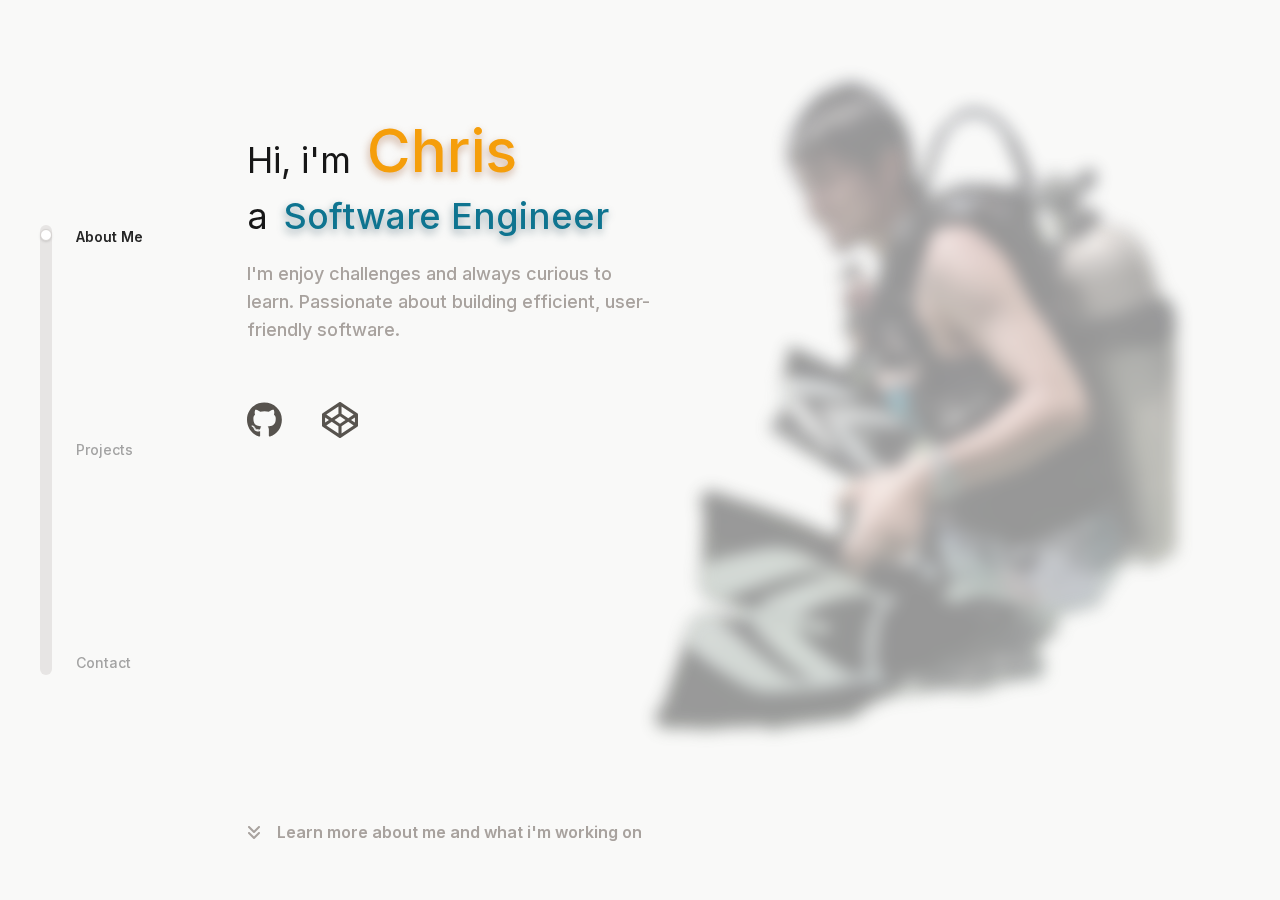
<file: index.html>
<!DOCTYPE html><html lang="en"><head><meta charSet="utf-8"/><meta name="viewport" content="width=device-width, initial-scale=1"/><link rel="preload" href="./_next/static/media/a34f9d1faa5f3315-s.p.woff2" as="font" crossorigin="" type="font/woff2"/><link rel="stylesheet" href="./_next/static/css/99af1bcf46d76f38.css" data-precedence="next"/><link rel="preload" as="script" fetchPriority="low" href="./_next/static/chunks/webpack-decb145ea5426c4a.js"/><script src="./_next/static/chunks/4bd1b696-b39cd46bed36c228.js" async=""></script><script src="./_next/static/chunks/517-96c7af3dcd07bb92.js" async=""></script><script src="./_next/static/chunks/main-app-e0ede29d37669b44.js" async=""></script><script src="./_next/static/chunks/app/layout-32c9f163147215ea.js" async=""></script><script src="./_next/static/chunks/b536a0f1-f4bc6a6a2196ad12.js" async=""></script><script src="./_next/static/chunks/bd904a5c-6120f047b1db8052.js" async=""></script><script src="./_next/static/chunks/870fdd6f-816a4305cc17fc7a.js" async=""></script><script src="./_next/static/chunks/69b09407-512bcd739da3ff39.js" async=""></script><script src="./_next/static/chunks/857-7e85fc13b83bb66f.js" async=""></script><script src="./_next/static/chunks/app/page-f1bb654f0ced648d.js" async=""></script><meta name="next-size-adjust" content=""/><title>Chris | Software Developer</title><meta name="description" content="Designed and Created by Chris"/><link rel="icon" href="/favicon.ico" type="image/x-icon" sizes="256x256"/><script src="./_next/static/chunks/polyfills-42372ed130431b0a.js" noModule=""></script></head><body class="__className_d65c78 antialiased flex h-screen bg-background text-foreground overflow-hidden select-none animate-appear"><nav id="menu" class="relative flex items-center h-full px-10 max-sm:hidden "><div class="flex item-start gap-x-6 h-1/2"><div class="relative w-3 h-full bg-stone-200 rounded-full"><div class="absolute top-1 size-3 bg-white border-[0.5px] border-stone-300 rounded-full shadow"></div></div><div class="relative flex flex-col justify-between w-max h-full py-0.5 text-sm"><button class="flex justify-start text-neutral-800 font-semibold transition-all">About Me</button><button class="flex justify-start text-neutral-400 font-medium transition-all">Projects</button><button class="flex justify-start text-neutral-400 font-medium transition-all">Contact</button></div></div></nav><main id="main" class="flex-1 px-16 py-20 overflow-y-scroll max-sm:px-8 max-sm:py-10"><section id="about" class=" relative flex flex-col min-h-[calc(100vh-80px)] max-sm:items-center max-sm:min-h-screen max-sm:gap-y-2 max-sm:text-center "><div class="flex flex-col gap-y-4 [&amp;&gt;h1]:text-4xl max-sm:flex-1 max-sm:justify-center"><h1 class="flex items-end gap-x-4 gap-y-2 max-sm:flex max-sm:flex-col max-sm:items-center"><span class="max-sm:hidden">Hi, i&#x27;m</span><span class="text-6xl text-amber-500 font-medium drop-shadow-[-1px_4px_4px_rgba(146,64,14,0.4)] transition-all duration-500 hover:scale-105 max-sm:text-5xl"> Chris</span></h1><h1 class="flex items-end gap-x-4 gap-y-2 max-sm:flex max-sm:flex-col max-sm:items-center"><span class="max-sm:hidden">a</span><span class="text-4xl text-cyan-700 font-medium drop-shadow-[-1px_4px_4px_rgba(8,51,68,0.4)] transition-all duration-500 hover:scale-105"> Software Engineer</span></h1><p class="
            w-[50%] mt-2 text-lg text-pretty font-medium transition-all duration-700
            max-sm:w-full max-sm:mt-4 max-sm:text-2xl
            text-stone-400
          ">I&#x27;m enjoy challenges and always curious to learn. Passionate about building efficient, user-friendly software.</p></div><div class=" flex-1 flex items-start gap-10 my-14 text-stone-600 [&amp;&gt;a]:text-4xl max-sm:flex-none max-sm:justify-center max-sm:my-6 "><a class="transition-all hover:scale-105 hover:opacity-50 active:scale-95 cursor-pointer" href="https://github.com/ChrisCWW" aria-label="Github" target="_blank" rel="noopener noreferrer"><svg aria-hidden="true" focusable="false" data-prefix="fab" data-icon="github" class="svg-inline--fa fa-github " role="img" xmlns="http://www.w3.org/2000/svg" viewBox="0 0 496 512"><path fill="currentColor" d="M165.9 397.4c0 2-2.3 3.6-5.2 3.6-3.3.3-5.6-1.3-5.6-3.6 0-2 2.3-3.6 5.2-3.6 3-.3 5.6 1.3 5.6 3.6zm-31.1-4.5c-.7 2 1.3 4.3 4.3 4.9 2.6 1 5.6 0 6.2-2s-1.3-4.3-4.3-5.2c-2.6-.7-5.5.3-6.2 2.3zm44.2-1.7c-2.9.7-4.9 2.6-4.6 4.9.3 2 2.9 3.3 5.9 2.6 2.9-.7 4.9-2.6 4.6-4.6-.3-1.9-3-3.2-5.9-2.9zM244.8 8C106.1 8 0 113.3 0 252c0 110.9 69.8 205.8 169.5 239.2 12.8 2.3 17.3-5.6 17.3-12.1 0-6.2-.3-40.4-.3-61.4 0 0-70 15-84.7-29.8 0 0-11.4-29.1-27.8-36.6 0 0-22.9-15.7 1.6-15.4 0 0 24.9 2 38.6 25.8 21.9 38.6 58.6 27.5 72.9 20.9 2.3-16 8.8-27.1 16-33.7-55.9-6.2-112.3-14.3-112.3-110.5 0-27.5 7.6-41.3 23.6-58.9-2.6-6.5-11.1-33.3 2.6-67.9 20.9-6.5 69 27 69 27 20-5.6 41.5-8.5 62.8-8.5s42.8 2.9 62.8 8.5c0 0 48.1-33.6 69-27 13.7 34.7 5.2 61.4 2.6 67.9 16 17.7 25.8 31.5 25.8 58.9 0 96.5-58.9 104.2-114.8 110.5 9.2 7.9 17 22.9 17 46.4 0 33.7-.3 75.4-.3 83.6 0 6.5 4.6 14.4 17.3 12.1C428.2 457.8 496 362.9 496 252 496 113.3 383.5 8 244.8 8zM97.2 352.9c-1.3 1-1 3.3.7 5.2 1.6 1.6 3.9 2.3 5.2 1 1.3-1 1-3.3-.7-5.2-1.6-1.6-3.9-2.3-5.2-1zm-10.8-8.1c-.7 1.3.3 2.9 2.3 3.9 1.6 1 3.6.7 4.3-.7.7-1.3-.3-2.9-2.3-3.9-2-.6-3.6-.3-4.3.7zm32.4 35.6c-1.6 1.3-1 4.3 1.3 6.2 2.3 2.3 5.2 2.6 6.5 1 1.3-1.3.7-4.3-1.3-6.2-2.2-2.3-5.2-2.6-6.5-1zm-11.4-14.7c-1.6 1-1.6 3.6 0 5.9 1.6 2.3 4.3 3.3 5.6 2.3 1.6-1.3 1.6-3.9 0-6.2-1.4-2.3-4-3.3-5.6-2z"></path></svg></a><a class="transition-all hover:scale-105 hover:opacity-50 active:scale-95 cursor-pointer" href="https://codepen.io/ChrisCWW" aria-label="Codepen" target="_blank" rel="noopener noreferrer"><svg aria-hidden="true" focusable="false" data-prefix="fab" data-icon="codepen" class="svg-inline--fa fa-codepen " role="img" xmlns="http://www.w3.org/2000/svg" viewBox="0 0 512 512"><path fill="currentColor" d="M502.285 159.704l-234-156c-7.987-4.915-16.511-4.96-24.571 0l-234 156C3.714 163.703 0 170.847 0 177.989v155.999c0 7.143 3.714 14.286 9.715 18.286l234 156.022c7.987 4.915 16.511 4.96 24.571 0l234-156.022c6-3.999 9.715-11.143 9.715-18.286V177.989c-.001-7.142-3.715-14.286-9.716-18.285zM278 63.131l172.286 114.858-76.857 51.429L278 165.703V63.131zm-44 0v102.572l-95.429 63.715-76.857-51.429L234 63.131zM44 219.132l55.143 36.857L44 292.846v-73.714zm190 229.715L61.714 333.989l76.857-51.429L234 346.275v102.572zm22-140.858l-77.715-52 77.715-52 77.715 52-77.715 52zm22 140.858V346.275l95.429-63.715 76.857 51.429L278 448.847zm190-156.001l-55.143-36.857L468 219.132v73.714z"></path></svg></a></div><button class=" flex items-center gap-x-4 gap-y-6 w-fit mb-4 text-stone-400 font-semibold transition-all hover:opacity-50 max-sm:mb-6 " aria-label="Scroll Down to My Skills"><svg aria-hidden="true" focusable="false" data-prefix="fas" data-icon="angles-down" class="svg-inline--fa fa-angles-down max-h-4 animate-bounce" role="img" xmlns="http://www.w3.org/2000/svg" viewBox="0 0 448 512"><path fill="currentColor" d="M246.6 470.6c-12.5 12.5-32.8 12.5-45.3 0l-160-160c-12.5-12.5-12.5-32.8 0-45.3s32.8-12.5 45.3 0L224 402.7 361.4 265.4c12.5-12.5 32.8-12.5 45.3 0s12.5 32.8 0 45.3l-160 160zm160-352l-160 160c-12.5 12.5-32.8 12.5-45.3 0l-160-160c-12.5-12.5-12.5-32.8 0-45.3s32.8-12.5 45.3 0L224 210.7 361.4 73.4c12.5-12.5 32.8-12.5 45.3 0s12.5 32.8 0 45.3z"></path></svg><p>Learn more about me and what i&#x27;m working on</p></button><img alt="Chris ready to scuba diving" loading="lazy" width="232" height="256" decoding="async" data-nimg="1" class="
          object-scale-down blur pointer-events-none max-sm:w-full max-sm:h-full max-sm:opacity-30 absolute -z-20 top-0 right-[4%] w-auto h-[80%] grayscale-[40%] [transition:transform_0.7s,opacity_0.7s,filter_0.7s]
          max-sm:right-0 max-sm:opacity-20 opacity-40
        " style="color:transparent" src="./images/me.png"/></section><section id="skills"><div class="mb-12 max-sm:mb-10 max-sm:text-center"><h2 class="text-4xl text-stone-800">Skills<!-- -->.</h2></div><div class="flex flex-wrap-resevese justify-between items-center gap-x-20 gap-y-8 max-lg:flex-col-reverse"><article class="flex-1"><div class="flex size-full p-6 bg-light rounded-xl shadow-lg flex-col gap-6 px-8 max-lg:gap-y-8 transition-all" style="transform:scale3d(1, 1, 1) rotateY(0deg) rotateX(0deg)"><div class="flex flex-col items-start gap-y-3 w-full max-sm:items-center"><h3 class="text-lg text-cyan-600 text-start font-semibold">Languages</h3><div class="flex flex-wrap gap-x-4 gap-y-1 w-full max-sm:justify-center"><p class="
              w-fit transition-all
              text-stone-600
            ">JavaScript</p><p class="
              w-fit transition-all
              text-stone-600
            ">TypeScript</p><p class="
              w-fit transition-all
              text-stone-600
            ">Python</p><p class="
              w-fit transition-all
              text-stone-600
            ">SQL</p><p class="
              w-fit transition-all
              text-stone-600
            ">HTML</p><p class="
              w-fit transition-all
              text-stone-600
            ">CSS</p></div></div><div class="flex flex-col items-start gap-y-3 w-full max-sm:items-center"><h3 class="text-lg text-cyan-600 text-start font-semibold">Frameworks &amp; Libraries</h3><div class="flex flex-wrap gap-x-4 gap-y-1 w-full max-sm:justify-center"><p class="
              w-fit transition-all
              text-stone-600
            ">React</p><p class="
              w-fit transition-all
              text-stone-600
            ">Next.js</p><p class="
              w-fit transition-all
              text-stone-600
            ">Vue.js</p><p class="
              w-fit transition-all
              text-stone-600
            ">Three.js</p><p class="
              w-fit transition-all
              text-stone-600
            ">Tailwild CSS</p><p class="
              w-fit transition-all
              text-stone-600
            ">Node.js</p><p class="
              w-fit transition-all
              text-stone-600
            ">Express.js</p><p class="
              w-fit transition-all
              text-stone-600
            ">Socket.io</p><p class="
              w-fit transition-all
              text-stone-600
            ">Jest</p></div></div><div class="flex flex-col items-start gap-y-3 w-full max-sm:items-center"><h3 class="text-lg text-cyan-600 text-start font-semibold">Others</h3><div class="flex flex-wrap gap-x-4 gap-y-1 w-full max-sm:justify-center"><p class="
              w-fit transition-all
              text-stone-600
            ">AWS</p><p class="
              w-fit transition-all
              text-stone-600
            ">PostgreSQL</p><p class="
              w-fit transition-all
              text-stone-600
            ">MongoDB</p><p class="
              w-fit transition-all
              text-stone-600
            ">Docker</p><p class="
              w-fit transition-all
              text-stone-600
            ">Figma</p><p class="
              w-fit transition-all
              text-stone-600
            ">Postman</p><p class="
              w-fit transition-all
              text-stone-600
            ">Prettier</p><p class="
              w-fit transition-all
              text-stone-600
            ">Git</p><p class="
              w-fit transition-all
              text-stone-600
            ">Github</p></div></div></div></article><div class="relative flex justify-center w-[43%]
        max-lg:w-full undefined" aria-label="3D presentation for my skills"><p class="w-3/4 text-center text-error">Unable to present 3D rendering, your browser or device does not suppot WebGL2.</p></div></div></section><section><div class="mb-12 max-sm:mb-10 max-sm:text-center"><h2 class="text-4xl text-stone-800">Work Experience<!-- -->.</h2></div><div class="flex flex-col"><article class="flex gap-x-2 max-sm:gap-x-10"><article class="w-2/3 mb-10 max-sm:flex-1"><div class="flex size-full p-6 bg-light rounded-xl shadow-lg flex-col gap-y-[2px] transition-all" style="transform:scale3d(1, 1, 1) rotateY(0deg) rotateX(0deg)"><p class="sr-only text-stone-600 font-semibold max-sm:not-sr-only">2024</p><h3 class="flex flex-wrap items-end gap-x-3 text-lg text-rose-700 font-semibold max-sm:flex-col max-sm:items-start">Software Engnieer</h3><p class="text-zinc-800 font-medium max-sm:mt-1">Innohealth</p><p class="mt-4 text-stone-600"><span>Continued development of the </span><span class="text-stone-800 font-medium">Artificial Intelligence Assisted Orthopaedic Surgery Planning System</span><span>, originally developed at </span><span class="text-stone-800 font-medium">The Chinese University of Hong Kong</span><span>. Designed and implemented critical features to ensure system scalability, performance, and seamless integration with medical data systems.</span></p></div></article><div class="flex-1 flex justify-center items-center gap-x-6 max-sm:flex-none"><div class="relative w-1 h-full bg-neutral-200"><div class="
              absolute top-[50%] left-[50%] size-3 rounded-full -translate-x-1/2 -translate-y-1/2
              bg-emerald-500"><div class="size-full bg-emerald-400 rounded-full animate-ping"></div></div></div><p class="text-lg text-stone-600 font-semibold max-sm:hidden">2024</p></div></article><article class="flex gap-x-2 max-sm:gap-x-10"><article class="w-2/3 mb-10 max-sm:flex-1"><div class="flex size-full p-6 bg-light rounded-xl shadow-lg flex-col gap-y-[2px] transition-all" style="transform:scale3d(1, 1, 1) rotateY(0deg) rotateX(0deg)"><p class="sr-only text-stone-600 font-semibold max-sm:not-sr-only">2023</p><h3 class="flex flex-wrap items-end gap-x-3 text-lg text-rose-700 font-semibold max-sm:flex-col max-sm:items-start">Research Assisant (Project Manager)<span class="text-base text-stone-400 font-medium">Developer role</span></h3><p class="text-zinc-800 font-medium max-sm:mt-1">The Chinese University of Hong Kong</p><p class="mt-4 text-stone-600"><span>Developed the </span><span class="text-stone-800 font-medium">Artificial Intelligence-Assisted Orthopaedic Surgery Planning System</span><span>. Contributed to full-stack development, collaborating with cross-functional teams to refine system architecture and improve user experience. Design and built a 3D visualization surgery planning module, and enhanced the medical image segmentation module through feature development and performance optimization. Contributed to the </span><span class="text-stone-800 font-medium">AI Injury Risk Assessment System</span><span>, training an AI model using U-Net CNN for ROI segmentation.</span></p></div></article><div class="flex-1 flex justify-center items-center gap-x-6 max-sm:flex-none"><div class="relative w-1 h-full bg-neutral-200"><div class="
              absolute top-[50%] left-[50%] size-3 rounded-full -translate-x-1/2 -translate-y-1/2
              bg-neutral-400"></div></div><p class="text-lg text-stone-600 font-semibold max-sm:hidden">2023</p></div></article></div></section><section id="projects"><div class="mb-12 max-sm:mb-10 max-sm:text-center"><h2 class="text-4xl text-stone-800">Projects<!-- -->.</h2></div><div class="flex flex-wrap justify-center gap-10"><article class="w-full"><div class="flex size-full p-6 bg-light rounded-xl shadow-lg px-0 py-0 overflow-hidden transition-all" style="transform:scale3d(1, 1, 1) rotateY(0deg) rotateX(0deg)"><div class="flex gap-x-2 max-md:flex-col"><img alt="Artificial Intelligence Assisted Orthopaedic Surgery Planning System" loading="lazy" width="1024" height="1024" decoding="async" data-nimg="1" class="w-1/4 aspect-square p-2 bg-stone-200 rounded-xl object-scale-down max-md:w-full max-md:aspect-[4/3]" style="color:transparent" src="./images/aiosp.png"/><div class="flex-1 flex flex-col px-6 pt-8 pb-6"><h3 class="text-lg text-orange-800 font-semibold">Artificial Intelligence Assisted Orthopaedic Surgery Planning System</h3><p class="flex-1 text-stone-600 mt-6">An advanced AI-powered SaaS web application offering cutting-edge solutions for orthopaedic surgery planning. It features 3D visualization for precise surgical planning and robust medical image segmentation to enhance clinical decision-making and efficiency.</p><div class="flex flex-wrap gap-x-4 gap-y-2 mt-16"><p class="px-4 py-2 bg-stone-300 rounded-xl text-sm text-stone-800 font-semibold">JavaScript</p><p class="px-4 py-2 bg-stone-300 rounded-xl text-sm text-stone-800 font-semibold">TypeScript</p><p class="px-4 py-2 bg-stone-300 rounded-xl text-sm text-stone-800 font-semibold">Vue.js</p><p class="px-4 py-2 bg-stone-300 rounded-xl text-sm text-stone-800 font-semibold">Three.js</p><p class="px-4 py-2 bg-stone-300 rounded-xl text-sm text-stone-800 font-semibold">AWS</p></div></div></div></div></article><article class="w-full"><div class="flex size-full p-6 bg-light rounded-xl shadow-lg px-0 py-0 overflow-hidden transition-all" style="transform:scale3d(1, 1, 1) rotateY(0deg) rotateX(0deg)"><div class="flex gap-x-2 max-md:flex-col"><img alt="AI Injury Risk Assessment System" loading="lazy" width="1024" height="1024" decoding="async" data-nimg="1" class="w-1/4 aspect-square p-2 bg-stone-200 rounded-xl object-scale-down max-md:w-full max-md:aspect-[4/3]" style="color:transparent" src="./images/aiira.png"/><div class="flex-1 flex flex-col px-6 pt-8 pb-6"><h3 class="text-lg text-orange-800 font-semibold">AI Injury Risk Assessment System</h3><p class="flex-1 text-stone-600 mt-6">Integrated imaging measurements with physical assessment for shoulder injury risk assessment for Hong Kong elite athletes with overhead sports.</p><div class="flex flex-wrap gap-x-4 gap-y-2 mt-16"><p class="px-4 py-2 bg-stone-300 rounded-xl text-sm text-stone-800 font-semibold">JavaScript</p><p class="px-4 py-2 bg-stone-300 rounded-xl text-sm text-stone-800 font-semibold">TypeScript</p><p class="px-4 py-2 bg-stone-300 rounded-xl text-sm text-stone-800 font-semibold">Vue.js</p><p class="px-4 py-2 bg-stone-300 rounded-xl text-sm text-stone-800 font-semibold">Three.js</p><p class="px-4 py-2 bg-stone-300 rounded-xl text-sm text-stone-800 font-semibold">AWS</p></div></div></div></div></article><article class="w-full"><div class="flex size-full p-6 bg-light rounded-xl shadow-lg px-0 py-0 overflow-hidden transition-all" style="transform:scale3d(1, 1, 1) rotateY(0deg) rotateX(0deg)"><div class="flex gap-x-2 max-md:flex-col"><img alt="Tic Tac Qui" loading="lazy" width="1024" height="1024" decoding="async" data-nimg="1" class="w-1/4 aspect-square p-2 bg-stone-200 rounded-xl object-scale-down max-md:w-full max-md:aspect-[4/3]" style="color:transparent" src="./images/tictacqui.png"/><div class="flex-1 flex flex-col px-6 pt-8 pb-6"><h3 class="text-lg text-orange-800 font-semibold">Tic Tac Qui</h3><p class="flex-1 text-stone-600 mt-6">A modern, interactive multiplayer board game web application that brings a fresh twist to the classic Tic-Tac-Toe. With seamless online play, it offers an engaging and fun experience for players of all skill levels.</p><div class="flex flex-wrap gap-x-4 gap-y-2 mt-16"><p class="px-4 py-2 bg-stone-300 rounded-xl text-sm text-stone-800 font-semibold">JavaScript</p><p class="px-4 py-2 bg-stone-300 rounded-xl text-sm text-stone-800 font-semibold">TypeScript</p><p class="px-4 py-2 bg-stone-300 rounded-xl text-sm text-stone-800 font-semibold">Next.js</p><p class="px-4 py-2 bg-stone-300 rounded-xl text-sm text-stone-800 font-semibold">Three.JS</p><p class="px-4 py-2 bg-stone-300 rounded-xl text-sm text-stone-800 font-semibold">Express.js</p><p class="px-4 py-2 bg-stone-300 rounded-xl text-sm text-stone-800 font-semibold">Socket.io</p><p class="px-4 py-2 bg-stone-300 rounded-xl text-sm text-stone-800 font-semibold">AWS</p></div></div></div></div></article><article class="w-full"><div class="flex size-full p-6 bg-light rounded-xl shadow-lg px-0 py-0 overflow-hidden transition-all" style="transform:scale3d(1, 1, 1) rotateY(0deg) rotateX(0deg)"><div class="flex gap-x-2 max-md:flex-col"><img alt="Gift Exchange War" loading="lazy" width="1024" height="1024" decoding="async" data-nimg="1" class="w-1/4 aspect-square p-2 bg-stone-200 rounded-xl object-scale-down max-md:w-full max-md:aspect-[4/3]" style="color:transparent" src="./images/giftexchange.png"/><div class="flex-1 flex flex-col px-6 pt-8 pb-6"><h3 class="text-lg text-orange-800 font-semibold">Gift Exchange War</h3><p class="flex-1 text-stone-600 mt-6">A dynamic mobile application that transforms gift exchanges into an engaging and interactive experience. Featuring a gamified approach, it adds excitement and fun, turning traditional gift-giving into a memorable social activity.</p><div class="flex flex-wrap gap-x-4 gap-y-2 mt-16"><p class="px-4 py-2 bg-stone-300 rounded-xl text-sm text-stone-800 font-semibold">JavaScript</p><p class="px-4 py-2 bg-stone-300 rounded-xl text-sm text-stone-800 font-semibold">TypeScript</p><p class="px-4 py-2 bg-stone-300 rounded-xl text-sm text-stone-800 font-semibold">Expo</p><p class="px-4 py-2 bg-stone-300 rounded-xl text-sm text-stone-800 font-semibold">Socket.io</p></div></div></div></div></article><article class="w-full"><div class="flex size-full p-6 bg-light rounded-xl shadow-lg px-0 py-0 overflow-hidden transition-all" style="transform:scale3d(1, 1, 1) rotateY(0deg) rotateX(0deg)"><div class="flex gap-x-2 max-md:flex-col"><img alt="Decisson" loading="lazy" width="1024" height="1024" decoding="async" data-nimg="1" class="w-1/4 aspect-square p-2 bg-stone-200 rounded-xl object-scale-down max-md:w-full max-md:aspect-[4/3]" style="color:transparent" src="./images/decisson.png"/><div class="flex-1 flex flex-col px-6 pt-8 pb-6"><h3 class="text-lg text-orange-800 font-semibold">Decisson</h3><p class="flex-1 text-stone-600 mt-6">A fun and intuitive iOS app designed to help users make decisions with ease. Whether it’s choosing a meal, activity, or any small dilemma, the app offers a lighthearted approach to decision-making, making it both entertaining and practical.</p><div class="flex flex-wrap gap-x-4 gap-y-2 mt-16"><p class="px-4 py-2 bg-stone-300 rounded-xl text-sm text-stone-800 font-semibold">Swift</p></div></div></div></div></article></div></section><section id="contact" class="min-h-screen pb-0"><div class="mb-12 max-sm:mb-10 max-sm:text-center"><h2 class="text-4xl text-stone-800">Contact<!-- -->.</h2></div><div class="flex flex-col mt-16"><p class="text-2xl text-stone-500 mb-10 max-sm:text-center">Get in touch with me</p><p class="h-2 mb-6 font-medium overflow-hidden transition-all max-sm:text-center" style="height:0"></p><form class="flex flex-col gap-y-4"><div class="flex flex-col-reverse w-full px-4 pt-3 pb-1 bg-stone-200 rounded-lg"><input class="peer w-full h-10 bg-transparent placeholder-stone-400 focus:outline-none" type="email" placeholder="Your email" autoComplete="on" name="email"/><p class="text-sm text-stone-600 font-semibold transition-all peer-focus:text-base peer-focus:text-stone-900">Email</p></div><div class="flex flex-col-reverse w-full px-4 pt-3 pb-1 bg-stone-200 rounded-lg"><input class="peer w-full h-10 bg-transparent placeholder-stone-400 focus:outline-none" type="text" placeholder="Your name" autoComplete="on" name="name"/><p class="text-sm text-stone-600 font-semibold transition-all peer-focus:text-base peer-focus:text-stone-900">Name</p></div><div class="flex flex-col-reverse w-full px-4 pt-3 pb-1 bg-stone-200 rounded-lg"><textarea name="message" class="peer w-full h-32 my-2.5 bg-transparent placeholder-stone-400 resize-none focus:outline-none" placeholder="Your message"></textarea><p class="text-sm text-stone-600 font-semibold transition-all peer-focus:text-base peer-focus:text-stone-900">Message</p></div><button type="submit" class="w-fit max-w-full mt-4 px-20 py-3 bg-amber-500 rounded-lg text-white font-medium transition hover:scale-105 active:scale-95 max-sm:w-full">Send Message</button></form><div id="last"></div></div></section></main><footer class="fixed inset-x-0 bottom-0 flex justify-center pb-4 transition-transform translate-y-full"><p class="text-stone-500 font-medium">© 2025 Chris. All rights reserved.</p></footer><div class="-z-50 fixed inset-0 "></div><script src="./_next/static/chunks/webpack-decb145ea5426c4a.js" async=""></script><script>(self.__next_f=self.__next_f||[]).push([0])</script><script>self.__next_f.push([1,"1:\"$Sreact.fragment\"\n2:I[3630,[\"177\",\"static/chunks/app/layout-32c9f163147215ea.js\"],\"default\"]\n3:I[5244,[],\"\"]\n4:I[3866,[],\"\"]\n5:I[5330,[\"177\",\"static/chunks/app/layout-32c9f163147215ea.js\"],\"default\"]\n6:I[7033,[],\"ClientPageRoot\"]\n7:I[9965,[\"367\",\"static/chunks/b536a0f1-f4bc6a6a2196ad12.js\",\"831\",\"static/chunks/bd904a5c-6120f047b1db8052.js\",\"266\",\"static/chunks/870fdd6f-816a4305cc17fc7a.js\",\"802\",\"static/chunks/69b09407-512bcd739da3ff39.js\",\"857\",\"static/chunks/857-7e85fc13b83bb66f.js\",\"974\",\"static/chunks/app/page-f1bb654f0ced648d.js\"],\"default\"]\na:I[6213,[],\"OutletBoundary\"]\nc:I[6213,[],\"MetadataBoundary\"]\ne:I[6213,[],\"ViewportBoundary\"]\n10:I[4835,[],\"\"]\n:HL[\"./_next/static/media/a34f9d1faa5f3315-s.p.woff2\",\"font\",{\"crossOrigin\":\"\",\"type\":\"font/woff2\"}]\n:HL[\"./_next/static/css/99af1bcf46d76f38.css\",\"style\"]\n"])</script><script>self.__next_f.push([1,"0:{\"P\":null,\"b\":\"QsV5gsZ49Is888ZRgQVT6\",\"p\":\"\",\"c\":[\"\",\"\"],\"i\":false,\"f\":[[[\"\",{\"children\":[\"__PAGE__\",{}]},\"$undefined\",\"$undefined\",true],[\"\",[\"$\",\"$1\",\"c\",{\"children\":[[[\"$\",\"link\",\"0\",{\"rel\":\"stylesheet\",\"href\":\"./_next/static/css/99af1bcf46d76f38.css\",\"precedence\":\"next\",\"crossOrigin\":\"$undefined\",\"nonce\":\"$undefined\"}]],[\"$\",\"html\",null,{\"lang\":\"en\",\"children\":[\"$\",\"body\",null,{\"className\":\"__className_d65c78 antialiased flex h-screen bg-background text-foreground overflow-hidden select-none animate-appear\",\"children\":[[\"$\",\"$L2\",null,{}],[\"$\",\"$L3\",null,{\"parallelRouterKey\":\"children\",\"segmentPath\":[\"children\"],\"error\":\"$undefined\",\"errorStyles\":\"$undefined\",\"errorScripts\":\"$undefined\",\"template\":[\"$\",\"$L4\",null,{}],\"templateStyles\":\"$undefined\",\"templateScripts\":\"$undefined\",\"notFound\":[[],[[\"$\",\"title\",null,{\"children\":\"404: This page could not be found.\"}],[\"$\",\"div\",null,{\"style\":{\"fontFamily\":\"system-ui,\\\"Segoe UI\\\",Roboto,Helvetica,Arial,sans-serif,\\\"Apple Color Emoji\\\",\\\"Segoe UI Emoji\\\"\",\"height\":\"100vh\",\"textAlign\":\"center\",\"display\":\"flex\",\"flexDirection\":\"column\",\"alignItems\":\"center\",\"justifyContent\":\"center\"},\"children\":[\"$\",\"div\",null,{\"children\":[[\"$\",\"style\",null,{\"dangerouslySetInnerHTML\":{\"__html\":\"body{color:#000;background:#fff;margin:0}.next-error-h1{border-right:1px solid rgba(0,0,0,.3)}@media (prefers-color-scheme:dark){body{color:#fff;background:#000}.next-error-h1{border-right:1px solid rgba(255,255,255,.3)}}\"}}],[\"$\",\"h1\",null,{\"className\":\"next-error-h1\",\"style\":{\"display\":\"inline-block\",\"margin\":\"0 20px 0 0\",\"padding\":\"0 23px 0 0\",\"fontSize\":24,\"fontWeight\":500,\"verticalAlign\":\"top\",\"lineHeight\":\"49px\"},\"children\":404}],[\"$\",\"div\",null,{\"style\":{\"display\":\"inline-block\"},\"children\":[\"$\",\"h2\",null,{\"style\":{\"fontSize\":14,\"fontWeight\":400,\"lineHeight\":\"49px\",\"margin\":0},\"children\":\"This page could not be found.\"}]}]]}]}]]],\"forbidden\":\"$undefined\",\"unauthorized\":\"$undefined\"}],[\"$\",\"$L5\",null,{}],[\"$\",\"div\",null,{\"className\":\"-z-50 fixed inset-0 \"}]]}]}]]}],{\"children\":[\"__PAGE__\",[\"$\",\"$1\",\"c\",{\"children\":[[\"$\",\"$L6\",null,{\"Component\":\"$7\",\"searchParams\":{},\"params\":{},\"promises\":[\"$@8\",\"$@9\"]}],null,[\"$\",\"$La\",null,{\"children\":\"$Lb\"}]]}],{},null,false]},null,false],[\"$\",\"$1\",\"h\",{\"children\":[null,[\"$\",\"$1\",\"kOEM9RZtFSaEZ58OxOBmE\",{\"children\":[[\"$\",\"$Lc\",null,{\"children\":\"$Ld\"}],[\"$\",\"$Le\",null,{\"children\":\"$Lf\"}],[\"$\",\"meta\",null,{\"name\":\"next-size-adjust\",\"content\":\"\"}]]}]]}],false]],\"m\":\"$undefined\",\"G\":[\"$10\",\"$undefined\"],\"s\":false,\"S\":true}\n"])</script><script>self.__next_f.push([1,"8:{}\n9:{}\n"])</script><script>self.__next_f.push([1,"f:[[\"$\",\"meta\",\"0\",{\"name\":\"viewport\",\"content\":\"width=device-width, initial-scale=1\"}]]\nd:[[\"$\",\"meta\",\"0\",{\"charSet\":\"utf-8\"}],[\"$\",\"title\",\"1\",{\"children\":\"Chris | Software Developer\"}],[\"$\",\"meta\",\"2\",{\"name\":\"description\",\"content\":\"Designed and Created by Chris\"}],[\"$\",\"link\",\"3\",{\"rel\":\"icon\",\"href\":\"/favicon.ico\",\"type\":\"image/x-icon\",\"sizes\":\"256x256\"}]]\n"])</script><script>self.__next_f.push([1,"b:null\n"])</script></body></html>
</file>
<file: _next/static/css/99af1bcf46d76f38.css>
@font-face{font-family:Inter;font-style:normal;font-weight:100 900;font-display:swap;src:url(/_next/static/media/55c55f0601d81cf3-s.woff2) format("woff2");unicode-range:u+0460-052f,u+1c80-1c8a,u+20b4,u+2de0-2dff,u+a640-a69f,u+fe2e-fe2f}@font-face{font-family:Inter;font-style:normal;font-weight:100 900;font-display:swap;src:url(/_next/static/media/26a46d62cd723877-s.woff2) format("woff2");unicode-range:u+0301,u+0400-045f,u+0490-0491,u+04b0-04b1,u+2116}@font-face{font-family:Inter;font-style:normal;font-weight:100 900;font-display:swap;src:url(/_next/static/media/97e0cb1ae144a2a9-s.woff2) format("woff2");unicode-range:u+1f??}@font-face{font-family:Inter;font-style:normal;font-weight:100 900;font-display:swap;src:url(/_next/static/media/581909926a08bbc8-s.woff2) format("woff2");unicode-range:u+0370-0377,u+037a-037f,u+0384-038a,u+038c,u+038e-03a1,u+03a3-03ff}@font-face{font-family:Inter;font-style:normal;font-weight:100 900;font-display:swap;src:url(/_next/static/media/df0a9ae256c0569c-s.woff2) format("woff2");unicode-range:u+0102-0103,u+0110-0111,u+0128-0129,u+0168-0169,u+01a0-01a1,u+01af-01b0,u+0300-0301,u+0303-0304,u+0308-0309,u+0323,u+0329,u+1ea0-1ef9,u+20ab}@font-face{font-family:Inter;font-style:normal;font-weight:100 900;font-display:swap;src:url(/_next/static/media/6d93bde91c0c2823-s.woff2) format("woff2");unicode-range:u+0100-02ba,u+02bd-02c5,u+02c7-02cc,u+02ce-02d7,u+02dd-02ff,u+0304,u+0308,u+0329,u+1d00-1dbf,u+1e00-1e9f,u+1ef2-1eff,u+2020,u+20a0-20ab,u+20ad-20c0,u+2113,u+2c60-2c7f,u+a720-a7ff}@font-face{font-family:Inter;font-style:normal;font-weight:100 900;font-display:swap;src:url(/_next/static/media/a34f9d1faa5f3315-s.p.woff2) format("woff2");unicode-range:u+00??,u+0131,u+0152-0153,u+02bb-02bc,u+02c6,u+02da,u+02dc,u+0304,u+0308,u+0329,u+2000-206f,u+20ac,u+2122,u+2191,u+2193,u+2212,u+2215,u+feff,u+fffd}@font-face{font-family:Inter Fallback;src:local("Arial");ascent-override:90.44%;descent-override:22.52%;line-gap-override:0.00%;size-adjust:107.12%}.__className_d65c78{font-family:Inter,Inter Fallback;font-style:normal}*,:after,:before{--tw-border-spacing-x:0;--tw-border-spacing-y:0;--tw-translate-x:0;--tw-translate-y:0;--tw-rotate:0;--tw-skew-x:0;--tw-skew-y:0;--tw-scale-x:1;--tw-scale-y:1;--tw-pan-x: ;--tw-pan-y: ;--tw-pinch-zoom: ;--tw-scroll-snap-strictness:proximity;--tw-gradient-from-position: ;--tw-gradient-via-position: ;--tw-gradient-to-position: ;--tw-ordinal: ;--tw-slashed-zero: ;--tw-numeric-figure: ;--tw-numeric-spacing: ;--tw-numeric-fraction: ;--tw-ring-inset: ;--tw-ring-offset-width:0px;--tw-ring-offset-color:#fff;--tw-ring-color:rgba(59,130,246,.5);--tw-ring-offset-shadow:0 0 #0000;--tw-ring-shadow:0 0 #0000;--tw-shadow:0 0 #0000;--tw-shadow-colored:0 0 #0000;--tw-blur: ;--tw-brightness: ;--tw-contrast: ;--tw-grayscale: ;--tw-hue-rotate: ;--tw-invert: ;--tw-saturate: ;--tw-sepia: ;--tw-drop-shadow: ;--tw-backdrop-blur: ;--tw-backdrop-brightness: ;--tw-backdrop-contrast: ;--tw-backdrop-grayscale: ;--tw-backdrop-hue-rotate: ;--tw-backdrop-invert: ;--tw-backdrop-opacity: ;--tw-backdrop-saturate: ;--tw-backdrop-sepia: ;--tw-contain-size: ;--tw-contain-layout: ;--tw-contain-paint: ;--tw-contain-style: }::backdrop{--tw-border-spacing-x:0;--tw-border-spacing-y:0;--tw-translate-x:0;--tw-translate-y:0;--tw-rotate:0;--tw-skew-x:0;--tw-skew-y:0;--tw-scale-x:1;--tw-scale-y:1;--tw-pan-x: ;--tw-pan-y: ;--tw-pinch-zoom: ;--tw-scroll-snap-strictness:proximity;--tw-gradient-from-position: ;--tw-gradient-via-position: ;--tw-gradient-to-position: ;--tw-ordinal: ;--tw-slashed-zero: ;--tw-numeric-figure: ;--tw-numeric-spacing: ;--tw-numeric-fraction: ;--tw-ring-inset: ;--tw-ring-offset-width:0px;--tw-ring-offset-color:#fff;--tw-ring-color:rgba(59,130,246,.5);--tw-ring-offset-shadow:0 0 #0000;--tw-ring-shadow:0 0 #0000;--tw-shadow:0 0 #0000;--tw-shadow-colored:0 0 #0000;--tw-blur: ;--tw-brightness: ;--tw-contrast: ;--tw-grayscale: ;--tw-hue-rotate: ;--tw-invert: ;--tw-saturate: ;--tw-sepia: ;--tw-drop-shadow: ;--tw-backdrop-blur: ;--tw-backdrop-brightness: ;--tw-backdrop-contrast: ;--tw-backdrop-grayscale: ;--tw-backdrop-hue-rotate: ;--tw-backdrop-invert: ;--tw-backdrop-opacity: ;--tw-backdrop-saturate: ;--tw-backdrop-sepia: ;--tw-contain-size: ;--tw-contain-layout: ;--tw-contain-paint: ;--tw-contain-style: }/*
! tailwindcss v3.4.17 | MIT License | https://tailwindcss.com
*/*,:after,:before{box-sizing:border-box;border:0 solid #e5e7eb}:after,:before{--tw-content:""}:host,html{line-height:1.5;-webkit-text-size-adjust:100%;-moz-tab-size:4;tab-size:4;font-family:ui-sans-serif,system-ui,sans-serif,Apple Color Emoji,Segoe UI Emoji,Segoe UI Symbol,Noto Color Emoji;font-feature-settings:normal;font-variation-settings:normal;-webkit-tap-highlight-color:transparent}body{margin:0;line-height:inherit}hr{height:0;color:inherit;border-top-width:1px}abbr:where([title]){text-decoration:underline dotted}h1,h2,h3,h4,h5,h6{font-size:inherit;font-weight:inherit}a{color:inherit;text-decoration:inherit}b,strong{font-weight:bolder}code,kbd,pre,samp{font-family:ui-monospace,SFMono-Regular,Menlo,Monaco,Consolas,Liberation Mono,Courier New,monospace;font-feature-settings:normal;font-variation-settings:normal;font-size:1em}small{font-size:80%}sub,sup{font-size:75%;line-height:0;position:relative;vertical-align:baseline}sub{bottom:-.25em}sup{top:-.5em}table{text-indent:0;border-color:inherit;border-collapse:collapse}button,input,optgroup,select,textarea{font-family:inherit;font-feature-settings:inherit;font-variation-settings:inherit;font-size:100%;font-weight:inherit;line-height:inherit;letter-spacing:inherit;color:inherit;margin:0;padding:0}button,select{text-transform:none}button,input:where([type=button]),input:where([type=reset]),input:where([type=submit]){-webkit-appearance:button;background-color:transparent;background-image:none}:-moz-focusring{outline:auto}:-moz-ui-invalid{box-shadow:none}progress{vertical-align:baseline}::-webkit-inner-spin-button,::-webkit-outer-spin-button{height:auto}[type=search]{-webkit-appearance:textfield;outline-offset:-2px}::-webkit-search-decoration{-webkit-appearance:none}::-webkit-file-upload-button{-webkit-appearance:button;font:inherit}summary{display:list-item}blockquote,dd,dl,figure,h1,h2,h3,h4,h5,h6,hr,p,pre{margin:0}fieldset{margin:0}fieldset,legend{padding:0}menu,ol,ul{list-style:none;margin:0;padding:0}dialog{padding:0}textarea{resize:vertical}input::placeholder,textarea::placeholder{opacity:1;color:#9ca3af}[role=button],button{cursor:pointer}:disabled{cursor:default}audio,canvas,embed,iframe,img,object,svg,video{display:block;vertical-align:middle}img,video{max-width:100%;height:auto}[hidden]:where(:not([hidden=until-found])){display:none}:root{--color-background:249 249 249;--color-foreground:23 23 23}.\!container{width:100%!important}.container{width:100%}@media (min-width:640px){.\!container{max-width:640px!important}.container{max-width:640px}}@media (min-width:768px){.\!container{max-width:768px!important}.container{max-width:768px}}@media (min-width:1024px){.\!container{max-width:1024px!important}.container{max-width:1024px}}@media (min-width:1280px){.\!container{max-width:1280px!important}.container{max-width:1280px}}@media (min-width:1536px){.\!container{max-width:1536px!important}.container{max-width:1536px}}.sr-only{position:absolute;width:1px;height:1px;padding:0;margin:-1px;overflow:hidden;clip:rect(0,0,0,0);white-space:nowrap;border-width:0}.pointer-events-none{pointer-events:none}.visible{visibility:visible}.fixed{position:fixed}.absolute{position:absolute}.relative{position:relative}.inset-0{inset:0}.inset-x-0{left:0;right:0}.bottom-0{bottom:0}.left-\[50\%\]{left:50%}.right-0{right:0}.right-\[4\%\]{right:4%}.top-0{top:0}.top-1{top:.25rem}.top-\[50\%\]{top:50%}.-z-20{z-index:-20}.-z-30{z-index:-30}.-z-40{z-index:-40}.-z-50{z-index:-50}.my-14{margin-top:3.5rem;margin-bottom:3.5rem}.my-2\.5{margin-top:.625rem;margin-bottom:.625rem}.mb-10{margin-bottom:2.5rem}.mb-12{margin-bottom:3rem}.mb-4{margin-bottom:1rem}.mb-6{margin-bottom:1.5rem}.mt-16{margin-top:4rem}.mt-2{margin-top:.5rem}.mt-4{margin-top:1rem}.mt-6{margin-top:1.5rem}.flex{display:flex}.aspect-square{aspect-ratio:1/1}.size-1\/2{width:50%;height:50%}.size-20{width:5rem;height:5rem}.size-24{width:6rem;height:6rem}.size-3{width:.75rem;height:.75rem}.size-\[100px\]{width:100px;height:100px}.size-full{width:100%;height:100%}.h-1\/2{height:50%}.h-10{height:2.5rem}.h-2{height:.5rem}.h-32{height:8rem}.h-\[80\%\]{height:80%}.h-full{height:100%}.h-screen{height:100vh}.max-h-4{max-height:1rem}.min-h-\[calc\(100vh-80px\)\]{min-height:calc(100vh - 80px)}.min-h-screen{min-height:100vh}.w-1{width:.25rem}.w-1\/2{width:50%}.w-1\/4{width:25%}.w-2\/3{width:66.666667%}.w-3{width:.75rem}.w-3\/4{width:75%}.w-\[43\%\]{width:43%}.w-\[50\%\]{width:50%}.w-auto{width:auto}.w-fit{width:fit-content}.w-full{width:100%}.w-max{width:max-content}.max-w-full{max-width:100%}.flex-1{flex:1 1 0%}.-translate-x-1\/2{--tw-translate-x:-50%}.-translate-x-1\/2,.-translate-x-6{transform:translate(var(--tw-translate-x),var(--tw-translate-y)) rotate(var(--tw-rotate)) skewX(var(--tw-skew-x)) skewY(var(--tw-skew-y)) scaleX(var(--tw-scale-x)) scaleY(var(--tw-scale-y))}.-translate-x-6{--tw-translate-x:-1.5rem}.-translate-y-1\/2{--tw-translate-y:-50%}.-translate-y-1\/2,.translate-x-\[-42\%\]{transform:translate(var(--tw-translate-x),var(--tw-translate-y)) rotate(var(--tw-rotate)) skewX(var(--tw-skew-x)) skewY(var(--tw-skew-y)) scaleX(var(--tw-scale-x)) scaleY(var(--tw-scale-y))}.translate-x-\[-42\%\]{--tw-translate-x:-42%}.translate-y-\[-45\%\]{--tw-translate-y:-45%}.translate-y-\[-45\%\],.translate-y-full{transform:translate(var(--tw-translate-x),var(--tw-translate-y)) rotate(var(--tw-rotate)) skewX(var(--tw-skew-x)) skewY(var(--tw-skew-y)) scaleX(var(--tw-scale-x)) scaleY(var(--tw-scale-y))}.translate-y-full{--tw-translate-y:100%}.scale-105{--tw-scale-x:1.05;--tw-scale-y:1.05}.scale-105,.transform{transform:translate(var(--tw-translate-x),var(--tw-translate-y)) rotate(var(--tw-rotate)) skewX(var(--tw-skew-x)) skewY(var(--tw-skew-y)) scaleX(var(--tw-scale-x)) scaleY(var(--tw-scale-y))}@keyframes appear{0%{opacity:0}to{opacity:1}}.animate-appear{animation:appear 1.2s}@keyframes bounce{0%,to{transform:translateY(-25%);animation-timing-function:cubic-bezier(.8,0,1,1)}50%{transform:none;animation-timing-function:cubic-bezier(0,0,.2,1)}}.animate-bounce{animation:bounce 1s infinite}@keyframes ping{75%,to{transform:scale(2);opacity:0}}.animate-ping{animation:ping 1s cubic-bezier(0,0,.2,1) infinite}.cursor-pointer{cursor:pointer}.select-none{user-select:none}.resize-none{resize:none}.resize{resize:both}.flex-col{flex-direction:column}.flex-col-reverse{flex-direction:column-reverse}.flex-wrap{flex-wrap:wrap}.items-start{align-items:flex-start}.items-end{align-items:flex-end}.items-center{align-items:center}.justify-start{justify-content:flex-start}.justify-center{justify-content:center}.justify-between{justify-content:space-between}.gap-10{gap:2.5rem}.gap-6{gap:1.5rem}.gap-x-2{column-gap:.5rem}.gap-x-20{column-gap:5rem}.gap-x-3{column-gap:.75rem}.gap-x-4{column-gap:1rem}.gap-x-6{column-gap:1.5rem}.gap-y-1{row-gap:.25rem}.gap-y-2{row-gap:.5rem}.gap-y-3{row-gap:.75rem}.gap-y-4{row-gap:1rem}.gap-y-6{row-gap:1.5rem}.gap-y-8{row-gap:2rem}.gap-y-\[2px\]{row-gap:2px}.overflow-hidden{overflow:hidden}.overflow-y-scroll{overflow-y:scroll}.text-pretty{text-wrap:pretty}.rounded-full{border-radius:9999px}.rounded-lg{border-radius:.5rem}.rounded-xl{border-radius:.75rem}.border-\[0\.5px\]{border-width:.5px}.border-stone-300{--tw-border-opacity:1;border-color:rgb(214 211 209/var(--tw-border-opacity,1))}.bg-amber-500{--tw-bg-opacity:1;background-color:rgb(245 158 11/var(--tw-bg-opacity,1))}.bg-background{--tw-bg-opacity:1;background-color:rgb(249 249 248/var(--tw-bg-opacity,1))}.bg-emerald-400{--tw-bg-opacity:1;background-color:rgb(52 211 153/var(--tw-bg-opacity,1))}.bg-emerald-500{--tw-bg-opacity:1;background-color:rgb(16 185 129/var(--tw-bg-opacity,1))}.bg-light{--tw-bg-opacity:1;background-color:rgb(238 238 238/var(--tw-bg-opacity,1))}.bg-neutral-200{--tw-bg-opacity:1;background-color:rgb(229 229 229/var(--tw-bg-opacity,1))}.bg-neutral-400{--tw-bg-opacity:1;background-color:rgb(163 163 163/var(--tw-bg-opacity,1))}.bg-orange-50{--tw-bg-opacity:1;background-color:rgb(255 247 237/var(--tw-bg-opacity,1))}.bg-rose-300{--tw-bg-opacity:1;background-color:rgb(253 164 175/var(--tw-bg-opacity,1))}.bg-sky-300{--tw-bg-opacity:1;background-color:rgb(125 211 252/var(--tw-bg-opacity,1))}.bg-stone-200{--tw-bg-opacity:1;background-color:rgb(231 229 228/var(--tw-bg-opacity,1))}.bg-stone-300{--tw-bg-opacity:1;background-color:rgb(214 211 209/var(--tw-bg-opacity,1))}.bg-teal-400{--tw-bg-opacity:1;background-color:rgb(45 212 191/var(--tw-bg-opacity,1))}.bg-teal-50{--tw-bg-opacity:1;background-color:rgb(240 253 250/var(--tw-bg-opacity,1))}.bg-transparent{background-color:transparent}.bg-white{--tw-bg-opacity:1;background-color:rgb(255 255 255/var(--tw-bg-opacity,1))}.object-scale-down{object-fit:scale-down}.p-2{padding:.5rem}.p-6{padding:1.5rem}.px-0{padding-left:0;padding-right:0}.px-10{padding-left:2.5rem;padding-right:2.5rem}.px-16{padding-left:4rem;padding-right:4rem}.px-20{padding-left:5rem;padding-right:5rem}.px-4{padding-left:1rem;padding-right:1rem}.px-6{padding-left:1.5rem;padding-right:1.5rem}.px-8{padding-left:2rem;padding-right:2rem}.py-0{padding-top:0;padding-bottom:0}.py-0\.5{padding-top:.125rem;padding-bottom:.125rem}.py-2{padding-top:.5rem;padding-bottom:.5rem}.py-20{padding-top:5rem;padding-bottom:5rem}.py-3{padding-top:.75rem;padding-bottom:.75rem}.pb-0{padding-bottom:0}.pb-1{padding-bottom:.25rem}.pb-4{padding-bottom:1rem}.pb-6{padding-bottom:1.5rem}.pt-3{padding-top:.75rem}.pt-8{padding-top:2rem}.text-center{text-align:center}.text-start{text-align:start}.text-2xl{font-size:1.5rem;line-height:2rem}.text-4xl{font-size:2.25rem;line-height:2.5rem}.text-6xl{font-size:3.75rem;line-height:1}.text-base{font-size:1rem;line-height:1.5rem}.text-lg{font-size:1.125rem;line-height:1.75rem}.text-sm{font-size:.875rem;line-height:1.25rem}.text-xl{font-size:1.25rem;line-height:1.75rem}.font-bold{font-weight:700}.font-medium{font-weight:500}.font-semibold{font-weight:600}.text-amber-400{--tw-text-opacity:1;color:rgb(251 191 36/var(--tw-text-opacity,1))}.text-amber-500{--tw-text-opacity:1;color:rgb(245 158 11/var(--tw-text-opacity,1))}.text-cyan-600{--tw-text-opacity:1;color:rgb(8 145 178/var(--tw-text-opacity,1))}.text-cyan-700{--tw-text-opacity:1;color:rgb(14 116 144/var(--tw-text-opacity,1))}.text-error{--tw-text-opacity:1;color:rgb(239 68 68/var(--tw-text-opacity,1))}.text-foreground{--tw-text-opacity:1;color:rgb(23 23 23/var(--tw-text-opacity,1))}.text-neutral-400{--tw-text-opacity:1;color:rgb(163 163 163/var(--tw-text-opacity,1))}.text-neutral-500{--tw-text-opacity:1;color:rgb(115 115 115/var(--tw-text-opacity,1))}.text-neutral-800{--tw-text-opacity:1;color:rgb(38 38 38/var(--tw-text-opacity,1))}.text-orange-800{--tw-text-opacity:1;color:rgb(154 52 18/var(--tw-text-opacity,1))}.text-rose-700{--tw-text-opacity:1;color:rgb(190 18 60/var(--tw-text-opacity,1))}.text-stone-400{--tw-text-opacity:1;color:rgb(168 162 158/var(--tw-text-opacity,1))}.text-stone-500{--tw-text-opacity:1;color:rgb(120 113 108/var(--tw-text-opacity,1))}.text-stone-600{--tw-text-opacity:1;color:rgb(87 83 78/var(--tw-text-opacity,1))}.text-stone-800{--tw-text-opacity:1;color:rgb(41 37 36/var(--tw-text-opacity,1))}.text-white{--tw-text-opacity:1;color:rgb(255 255 255/var(--tw-text-opacity,1))}.text-zinc-800{--tw-text-opacity:1;color:rgb(39 39 42/var(--tw-text-opacity,1))}.antialiased{-webkit-font-smoothing:antialiased;-moz-osx-font-smoothing:grayscale}.placeholder-stone-400::placeholder{--tw-placeholder-opacity:1;color:rgb(168 162 158/var(--tw-placeholder-opacity,1))}.opacity-10{opacity:.1}.opacity-20{opacity:.2}.opacity-40{opacity:.4}.opacity-50{opacity:.5}.opacity-80{opacity:.8}.shadow{--tw-shadow:0 1px 3px 0 rgba(0,0,0,.1),0 1px 2px -1px rgba(0,0,0,.1);--tw-shadow-colored:0 1px 3px 0 var(--tw-shadow-color),0 1px 2px -1px var(--tw-shadow-color);box-shadow:var(--tw-ring-offset-shadow,0 0 #0000),var(--tw-ring-shadow,0 0 #0000),var(--tw-shadow)}.shadow-\[0_0_12px_24px_rgb\(20\2c 184\2c 161\)\]{--tw-shadow:0 0 12px 24px #14b8a1;--tw-shadow-colored:0 0 12px 24px var(--tw-shadow-color);box-shadow:var(--tw-ring-offset-shadow,0 0 #0000),var(--tw-ring-shadow,0 0 #0000),var(--tw-shadow)}.shadow-\[0_0_12px_24px_rgb\(99\2c 102\2c 241\)\]{--tw-shadow:0 0 12px 24px #6366f1;--tw-shadow-colored:0 0 12px 24px var(--tw-shadow-color);box-shadow:var(--tw-ring-offset-shadow,0 0 #0000),var(--tw-ring-shadow,0 0 #0000),var(--tw-shadow)}.shadow-\[0_0_50px_50px_rgb\(240\2c 253\2c 250\)\]{--tw-shadow:0 0 50px 50px #f0fdfa;--tw-shadow-colored:0 0 50px 50px var(--tw-shadow-color);box-shadow:var(--tw-ring-offset-shadow,0 0 #0000),var(--tw-ring-shadow,0 0 #0000),var(--tw-shadow)}.shadow-\[0_0_80px_100px_rgb\(235\2c 231\2c 215\)\]{--tw-shadow:0 0 80px 100px #ebe7d7;--tw-shadow-colored:0 0 80px 100px var(--tw-shadow-color)}.shadow-\[0_0_80px_100px_rgb\(235\2c 231\2c 215\)\],.shadow-lg{box-shadow:var(--tw-ring-offset-shadow,0 0 #0000),var(--tw-ring-shadow,0 0 #0000),var(--tw-shadow)}.shadow-lg{--tw-shadow:0 10px 15px -3px rgba(0,0,0,.1),0 4px 6px -4px rgba(0,0,0,.1);--tw-shadow-colored:0 10px 15px -3px var(--tw-shadow-color),0 4px 6px -4px var(--tw-shadow-color)}.blur{--tw-blur:blur(8px)}.blur,.blur-sm{filter:var(--tw-blur) var(--tw-brightness) var(--tw-contrast) var(--tw-grayscale) var(--tw-hue-rotate) var(--tw-invert) var(--tw-saturate) var(--tw-sepia) var(--tw-drop-shadow)}.blur-sm{--tw-blur:blur(4px)}.blur-xl{--tw-blur:blur(24px)}.blur-xl,.drop-shadow{filter:var(--tw-blur) var(--tw-brightness) var(--tw-contrast) var(--tw-grayscale) var(--tw-hue-rotate) var(--tw-invert) var(--tw-saturate) var(--tw-sepia) var(--tw-drop-shadow)}.drop-shadow{--tw-drop-shadow:drop-shadow(0 1px 2px rgba(0,0,0,.1)) drop-shadow(0 1px 1px rgba(0,0,0,.06))}.drop-shadow-\[-1px_4px_4px_rgba\(146\2c 64\2c 14\2c 0\.4\)\]{--tw-drop-shadow:drop-shadow(-1px 4px 4px rgba(146,64,14,.4))}.drop-shadow-\[-1px_4px_4px_rgba\(146\2c 64\2c 14\2c 0\.4\)\],.drop-shadow-\[-1px_4px_4px_rgba\(8\2c 51\2c 68\2c 0\.4\)\]{filter:var(--tw-blur) var(--tw-brightness) var(--tw-contrast) var(--tw-grayscale) var(--tw-hue-rotate) var(--tw-invert) var(--tw-saturate) var(--tw-sepia) var(--tw-drop-shadow)}.drop-shadow-\[-1px_4px_4px_rgba\(8\2c 51\2c 68\2c 0\.4\)\]{--tw-drop-shadow:drop-shadow(-1px 4px 4px rgba(8,51,68,.4))}.grayscale-\[10\%\]{--tw-grayscale:grayscale(10%)}.grayscale-\[10\%\],.grayscale-\[40\%\]{filter:var(--tw-blur) var(--tw-brightness) var(--tw-contrast) var(--tw-grayscale) var(--tw-hue-rotate) var(--tw-invert) var(--tw-saturate) var(--tw-sepia) var(--tw-drop-shadow)}.grayscale-\[40\%\]{--tw-grayscale:grayscale(40%)}.transition{transition-property:color,background-color,border-color,text-decoration-color,fill,stroke,opacity,box-shadow,transform,filter,backdrop-filter;transition-timing-function:cubic-bezier(.4,0,.2,1);transition-duration:.15s}.transition-all{transition-property:all;transition-timing-function:cubic-bezier(.4,0,.2,1);transition-duration:.15s}.transition-transform{transition-property:transform;transition-timing-function:cubic-bezier(.4,0,.2,1);transition-duration:.15s}.duration-500{transition-duration:.5s}.duration-700{transition-duration:.7s}.\[transition\:transform_0\.7s\2c opacity_0\.7s\2c filter_0\.7s\]{transition:transform .7s,opacity .7s,filter .7s}@media (prefers-color-scheme:dark){:root{--background:#0a0a0a;--foreground:#ededed}}body{color:var(--foreground);background:var(--background);font-family:Arial,Helvetica,sans-serif}section{padding:40px 0}@keyframes autofill{to{background:transparent;color:inherit}}@-webkit-keyframes autofill{to{background:transparent;color:inherit}}input:-webkit-autofill,input:-webkit-autofill:active,input:-webkit-autofill:focus,input:-webkit-autofill:hover{border:1px solid #e7e5e4;-webkit-text-fill-color:inherit;-webkit-box-shadow:inset 0 0 0 1000px #e7e5e4}.hover\:scale-105:hover{--tw-scale-x:1.05;--tw-scale-y:1.05;transform:translate(var(--tw-translate-x),var(--tw-translate-y)) rotate(var(--tw-rotate)) skewX(var(--tw-skew-x)) skewY(var(--tw-skew-y)) scaleX(var(--tw-scale-x)) scaleY(var(--tw-scale-y))}.hover\:opacity-50:hover{opacity:.5}.focus\:outline-none:focus{outline:2px solid transparent;outline-offset:2px}.active\:scale-95:active{--tw-scale-x:.95;--tw-scale-y:.95;transform:translate(var(--tw-translate-x),var(--tw-translate-y)) rotate(var(--tw-rotate)) skewX(var(--tw-skew-x)) skewY(var(--tw-skew-y)) scaleX(var(--tw-scale-x)) scaleY(var(--tw-scale-y))}.peer:focus~.peer-focus\:text-base{font-size:1rem;line-height:1.5rem}.peer:focus~.peer-focus\:text-stone-900{--tw-text-opacity:1;color:rgb(28 25 23/var(--tw-text-opacity,1))}@media not all and (min-width:1024px){.max-lg\:w-full{width:100%}.max-lg\:flex-col-reverse{flex-direction:column-reverse}.max-lg\:gap-y-8{row-gap:2rem}}@media not all and (min-width:768px){.max-md\:aspect-\[4\/3\]{aspect-ratio:4/3}.max-md\:w-full{width:100%}.max-md\:flex-col{flex-direction:column}}@media not all and (min-width:640px){.max-sm\:not-sr-only{position:static;width:auto;height:auto;padding:0;margin:0;overflow:visible;clip:auto;white-space:normal}.max-sm\:right-0{right:0}.max-sm\:my-6{margin-top:1.5rem;margin-bottom:1.5rem}.max-sm\:mb-10{margin-bottom:2.5rem}.max-sm\:mb-6{margin-bottom:1.5rem}.max-sm\:mt-1{margin-top:.25rem}.max-sm\:mt-4{margin-top:1rem}.max-sm\:flex{display:flex}.max-sm\:hidden{display:none}.max-sm\:h-full{height:100%}.max-sm\:min-h-screen{min-height:100vh}.max-sm\:w-full{width:100%}.max-sm\:flex-1{flex:1 1 0%}.max-sm\:flex-none{flex:none}.max-sm\:flex-col{flex-direction:column}.max-sm\:items-start{align-items:flex-start}.max-sm\:items-center{align-items:center}.max-sm\:justify-center{justify-content:center}.max-sm\:gap-x-10{column-gap:2.5rem}.max-sm\:gap-y-2{row-gap:.5rem}.max-sm\:px-8{padding-left:2rem;padding-right:2rem}.max-sm\:py-10{padding-top:2.5rem;padding-bottom:2.5rem}.max-sm\:text-center{text-align:center}.max-sm\:text-2xl{font-size:1.5rem;line-height:2rem}.max-sm\:text-5xl{font-size:3rem;line-height:1}.max-sm\:opacity-20{opacity:.2}.max-sm\:opacity-30{opacity:.3}}.\[\&\>a\]\:text-4xl>a,.\[\&\>h1\]\:text-4xl>h1{font-size:2.25rem;line-height:2.5rem}
</file>
